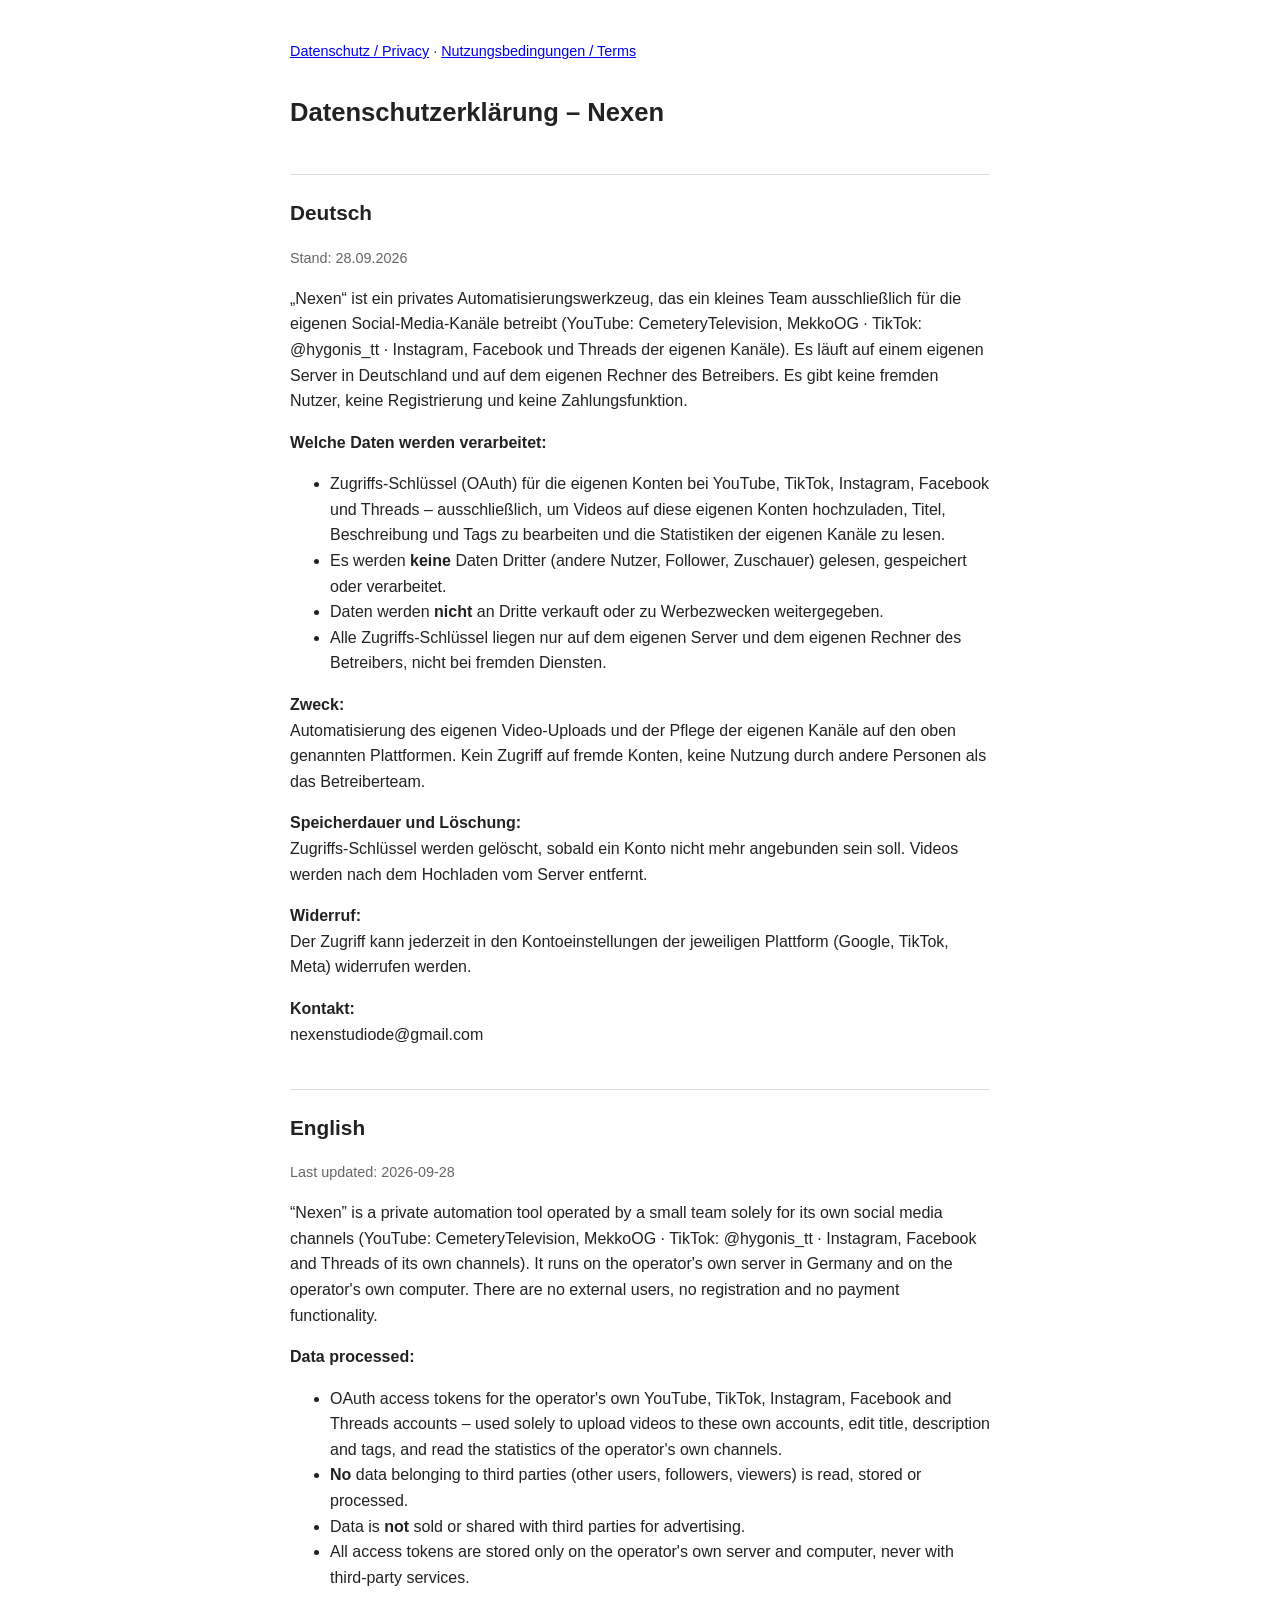
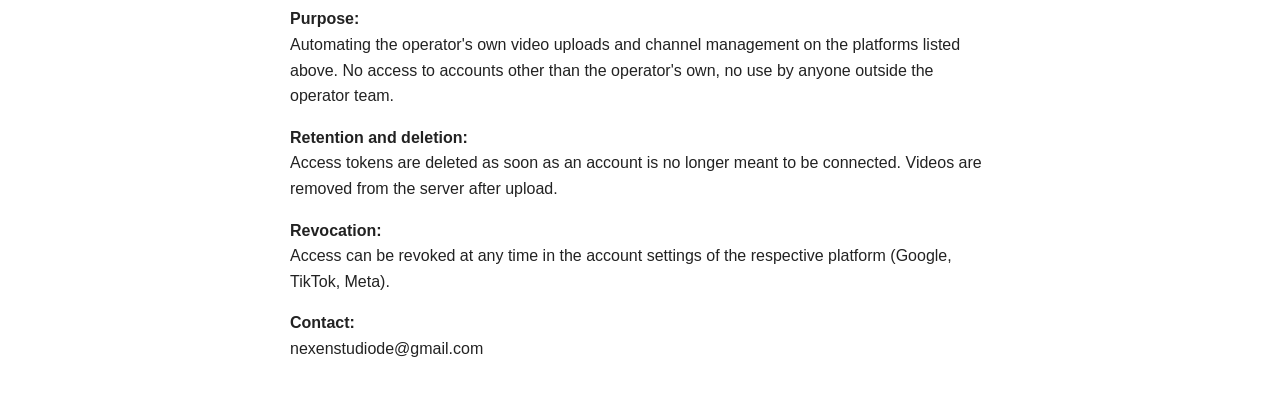
<file: index.html>
<!DOCTYPE html>
<html lang="de">
<head>
<meta charset="UTF-8">
<meta name="viewport" content="width=device-width, initial-scale=1">
<title>Nexen Datenschutz</title>
<link rel="stylesheet" href="style.css">
</head>
<body>
<nav><a href="./">Datenschutz / Privacy</a> · <a href="terms/">Nutzungsbedingungen / Terms</a></nav>
<h1>Datenschutzerklärung – Nexen</h1>

<h2>Deutsch</h2>
<p class="meta">Stand: 28.09.2026</p>
<p>„Nexen“ ist ein privates Automatisierungswerkzeug, das ein kleines Team ausschließlich für die eigenen Social-Media-Kanäle betreibt (YouTube: CemeteryTelevision, MekkoOG · TikTok: @hygonis_tt · Instagram, Facebook und Threads der eigenen Kanäle). Es läuft auf einem eigenen Server in Deutschland und auf dem eigenen Rechner des Betreibers. Es gibt keine fremden Nutzer, keine Registrierung und keine Zahlungsfunktion.</p>

<p><strong>Welche Daten werden verarbeitet:</strong></p>
<ul>
  <li>Zugriffs-Schlüssel (OAuth) für die eigenen Konten bei YouTube, TikTok, Instagram, Facebook und Threads – ausschließlich, um Videos auf diese eigenen Konten hochzuladen, Titel, Beschreibung und Tags zu bearbeiten und die Statistiken der eigenen Kanäle zu lesen.</li>
  <li>Es werden <strong>keine</strong> Daten Dritter (andere Nutzer, Follower, Zuschauer) gelesen, gespeichert oder verarbeitet.</li>
  <li>Daten werden <strong>nicht</strong> an Dritte verkauft oder zu Werbezwecken weitergegeben.</li>
  <li>Alle Zugriffs-Schlüssel liegen nur auf dem eigenen Server und dem eigenen Rechner des Betreibers, nicht bei fremden Diensten.</li>
</ul>

<p><strong>Zweck:</strong><br>
Automatisierung des eigenen Video-Uploads und der Pflege der eigenen Kanäle auf den oben genannten Plattformen. Kein Zugriff auf fremde Konten, keine Nutzung durch andere Personen als das Betreiberteam.</p>

<p><strong>Speicherdauer und Löschung:</strong><br>
Zugriffs-Schlüssel werden gelöscht, sobald ein Konto nicht mehr angebunden sein soll. Videos werden nach dem Hochladen vom Server entfernt.</p>

<p><strong>Widerruf:</strong><br>
Der Zugriff kann jederzeit in den Kontoeinstellungen der jeweiligen Plattform (Google, TikTok, Meta) widerrufen werden.</p>

<p><strong>Kontakt:</strong><br>
nexenstudiode@gmail.com</p>

<h2>English</h2>
<p class="meta">Last updated: 2026-09-28</p>
<p>“Nexen” is a private automation tool operated by a small team solely for its own social media channels (YouTube: CemeteryTelevision, MekkoOG · TikTok: @hygonis_tt · Instagram, Facebook and Threads of its own channels). It runs on the operator's own server in Germany and on the operator's own computer. There are no external users, no registration and no payment functionality.</p>

<p><strong>Data processed:</strong></p>
<ul>
  <li>OAuth access tokens for the operator's own YouTube, TikTok, Instagram, Facebook and Threads accounts – used solely to upload videos to these own accounts, edit title, description and tags, and read the statistics of the operator's own channels.</li>
  <li><strong>No</strong> data belonging to third parties (other users, followers, viewers) is read, stored or processed.</li>
  <li>Data is <strong>not</strong> sold or shared with third parties for advertising.</li>
  <li>All access tokens are stored only on the operator's own server and computer, never with third-party services.</li>
</ul>

<p><strong>Purpose:</strong><br>
Automating the operator's own video uploads and channel management on the platforms listed above. No access to accounts other than the operator's own, no use by anyone outside the operator team.</p>

<p><strong>Retention and deletion:</strong><br>
Access tokens are deleted as soon as an account is no longer meant to be connected. Videos are removed from the server after upload.</p>

<p><strong>Revocation:</strong><br>
Access can be revoked at any time in the account settings of the respective platform (Google, TikTok, Meta).</p>

<p><strong>Contact:</strong><br>
nexenstudiode@gmail.com</p>
</body>
</html>
</file>
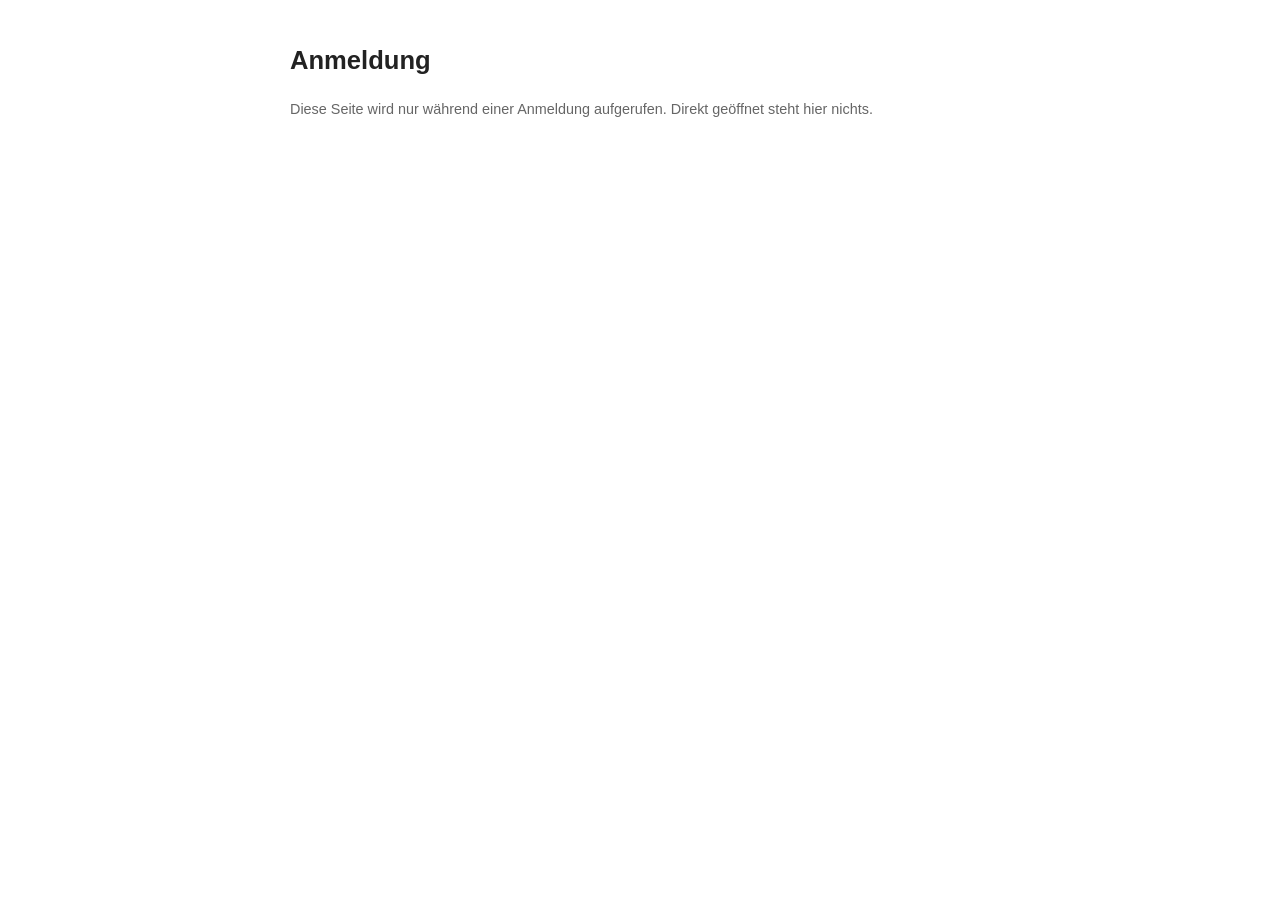
<file: callback/index.html>
<!DOCTYPE html>
<html lang="de">
<head>
<meta charset="UTF-8">
<meta name="viewport" content="width=device-width, initial-scale=1">
<title>Nexen Anmeldung</title>
<link rel="stylesheet" href="../style.css">
</head>
<body>
<h1>Anmeldung</h1>
<div id="out"></div>
<script>
  // Shows the ?code=... from the login redirect. Sends it nowhere – copy it into the terminal.
  var p = new URLSearchParams(location.search);
  var code = p.get("code");
  var err = p.get("error_description") || p.get("error");
  var out = document.getElementById("out");

  if (code) {
    out.innerHTML =
      '<p>Fertig. Diesen Code kopieren und im Terminal einfügen:</p>' +
      '<code id="c"></code>' +
      '<button id="b">Code kopieren</button>' +
      '<p class="hint">Danach kann dieser Tab geschlossen werden. Der Code gilt nur wenige Minuten.</p>';
    document.getElementById("c").textContent = code;
    document.getElementById("b").onclick = function () {
      navigator.clipboard.writeText(code).then(function () {
        document.getElementById("b").textContent = "Kopiert";
      });
    };
  } else if (err) {
    out.innerHTML = '<p class="err">Die Anmeldung wurde abgebrochen:</p><code></code>';
    out.querySelector("code").textContent = err;
  } else {
    out.innerHTML = '<p class="hint">Diese Seite wird nur während einer Anmeldung aufgerufen. ' +
                    'Direkt geöffnet steht hier nichts.</p>';
  }
</script>
</body>
</html>
</file>
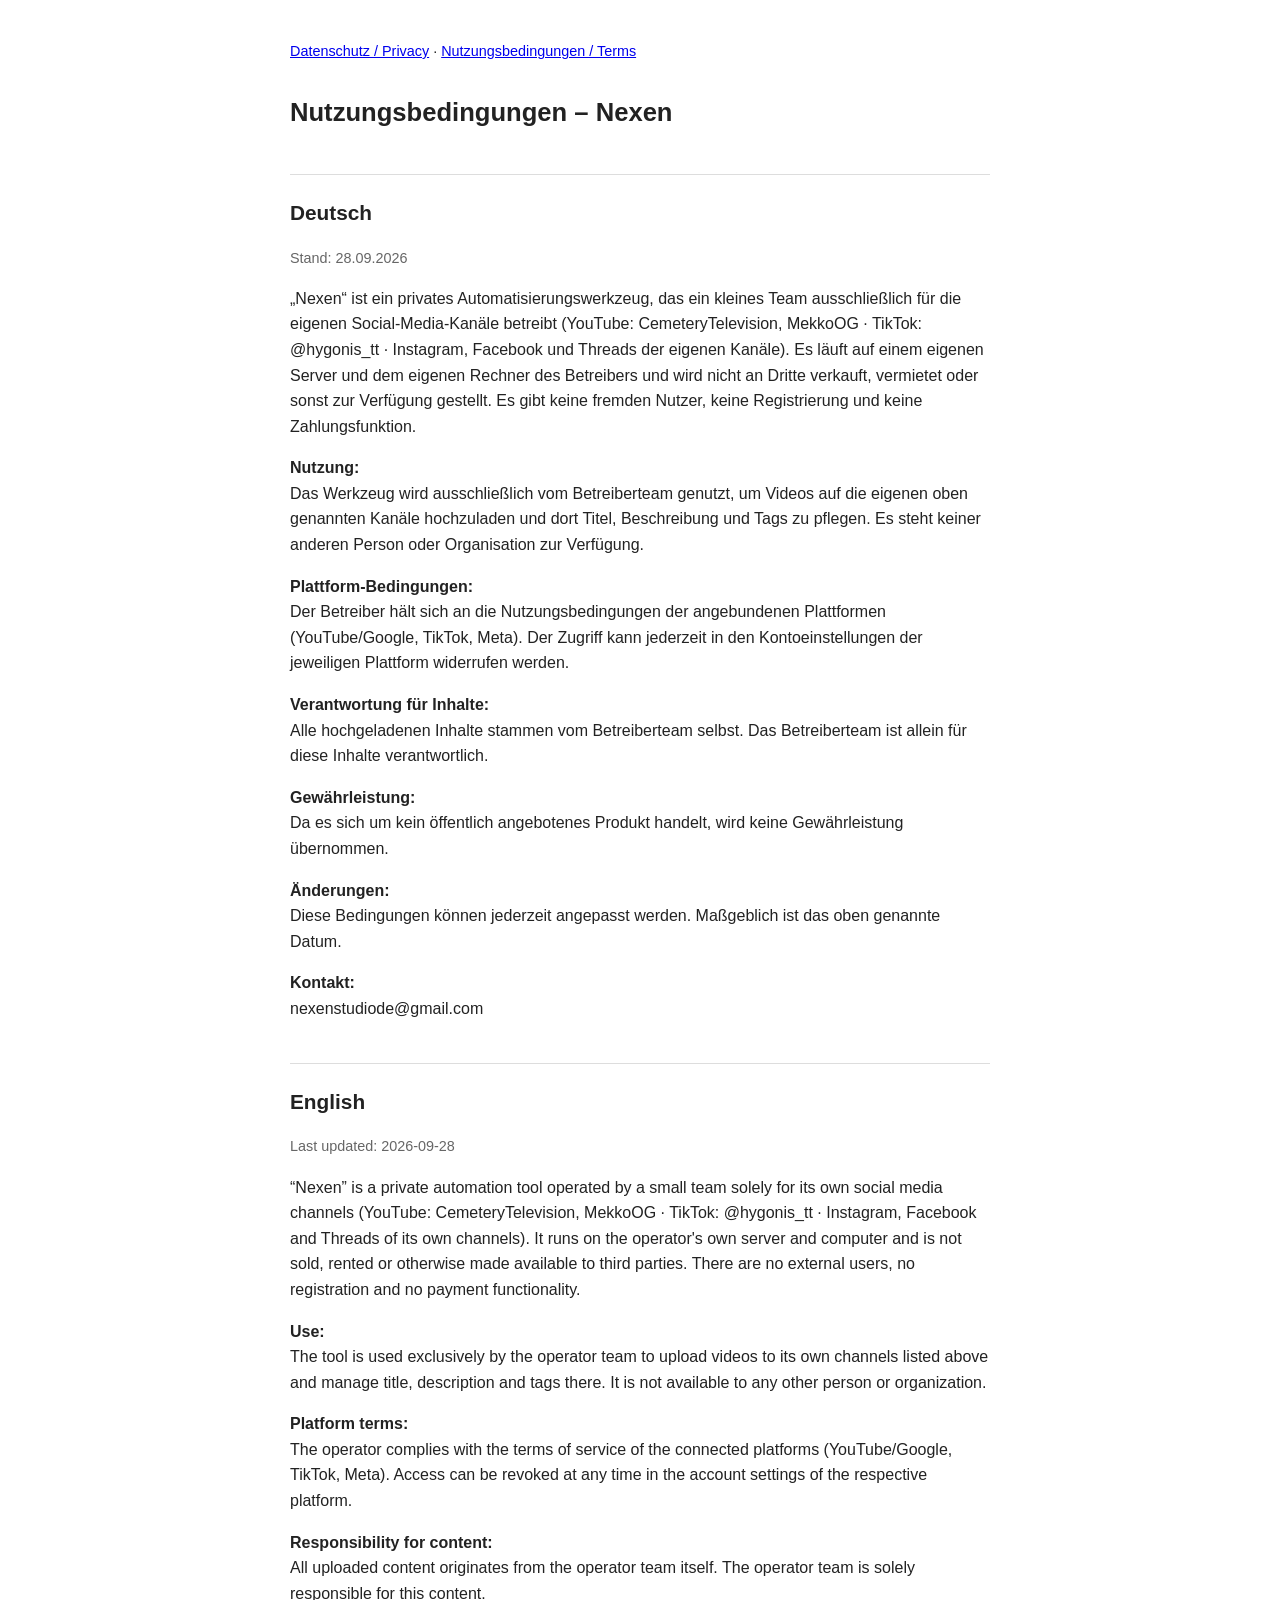
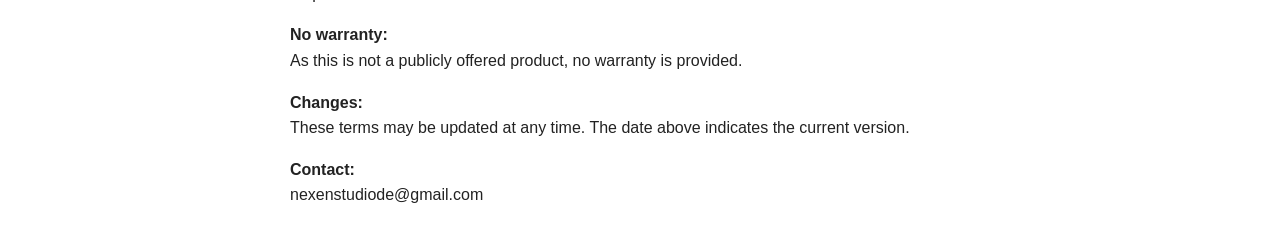
<file: terms/index.html>
<!DOCTYPE html>
<html lang="de">
<head>
<meta charset="UTF-8">
<meta name="viewport" content="width=device-width, initial-scale=1">
<title>Nexen Nutzungsbedingungen</title>
<link rel="stylesheet" href="../style.css">
</head>
<body>
<nav><a href="../">Datenschutz / Privacy</a> · <a href="./">Nutzungsbedingungen / Terms</a></nav>
<h1>Nutzungsbedingungen – Nexen</h1>

<h2>Deutsch</h2>
<p class="meta">Stand: 28.09.2026</p>
<p>„Nexen“ ist ein privates Automatisierungswerkzeug, das ein kleines Team ausschließlich für die eigenen Social-Media-Kanäle betreibt (YouTube: CemeteryTelevision, MekkoOG · TikTok: @hygonis_tt · Instagram, Facebook und Threads der eigenen Kanäle). Es läuft auf einem eigenen Server und dem eigenen Rechner des Betreibers und wird nicht an Dritte verkauft, vermietet oder sonst zur Verfügung gestellt. Es gibt keine fremden Nutzer, keine Registrierung und keine Zahlungsfunktion.</p>

<p><strong>Nutzung:</strong><br>
Das Werkzeug wird ausschließlich vom Betreiberteam genutzt, um Videos auf die eigenen oben genannten Kanäle hochzuladen und dort Titel, Beschreibung und Tags zu pflegen. Es steht keiner anderen Person oder Organisation zur Verfügung.</p>

<p><strong>Plattform-Bedingungen:</strong><br>
Der Betreiber hält sich an die Nutzungsbedingungen der angebundenen Plattformen (YouTube/Google, TikTok, Meta). Der Zugriff kann jederzeit in den Kontoeinstellungen der jeweiligen Plattform widerrufen werden.</p>

<p><strong>Verantwortung für Inhalte:</strong><br>
Alle hochgeladenen Inhalte stammen vom Betreiberteam selbst. Das Betreiberteam ist allein für diese Inhalte verantwortlich.</p>

<p><strong>Gewährleistung:</strong><br>
Da es sich um kein öffentlich angebotenes Produkt handelt, wird keine Gewährleistung übernommen.</p>

<p><strong>Änderungen:</strong><br>
Diese Bedingungen können jederzeit angepasst werden. Maßgeblich ist das oben genannte Datum.</p>

<p><strong>Kontakt:</strong><br>
nexenstudiode@gmail.com</p>

<h2>English</h2>
<p class="meta">Last updated: 2026-09-28</p>
<p>“Nexen” is a private automation tool operated by a small team solely for its own social media channels (YouTube: CemeteryTelevision, MekkoOG · TikTok: @hygonis_tt · Instagram, Facebook and Threads of its own channels). It runs on the operator's own server and computer and is not sold, rented or otherwise made available to third parties. There are no external users, no registration and no payment functionality.</p>

<p><strong>Use:</strong><br>
The tool is used exclusively by the operator team to upload videos to its own channels listed above and manage title, description and tags there. It is not available to any other person or organization.</p>

<p><strong>Platform terms:</strong><br>
The operator complies with the terms of service of the connected platforms (YouTube/Google, TikTok, Meta). Access can be revoked at any time in the account settings of the respective platform.</p>

<p><strong>Responsibility for content:</strong><br>
All uploaded content originates from the operator team itself. The operator team is solely responsible for this content.</p>

<p><strong>No warranty:</strong><br>
As this is not a publicly offered product, no warranty is provided.</p>

<p><strong>Changes:</strong><br>
These terms may be updated at any time. The date above indicates the current version.</p>

<p><strong>Contact:</strong><br>
nexenstudiode@gmail.com</p>
</body>
</html>
</file>
<file: style.css>
body { font-family: -apple-system, BlinkMacSystemFont, "Segoe UI", sans-serif; max-width: 700px; margin: 40px auto; padding: 0 20px; line-height: 1.6; color: #222; background: #fff; }
h1 { font-size: 1.6em; }
h2 { font-size: 1.3em; margin-top: 2em; border-top: 1px solid #ddd; padding-top: 1em; }
.meta, .hint { color: #666; font-size: 0.9em; }
.err { color: #b00020; }
code { display: block; background: #f4f4f6; border: 1px solid #ddd; border-radius: 8px; padding: 16px; margin: 20px 0; font-size: 1.05em; word-break: break-all; }
button { font-size: 1em; padding: 10px 18px; border-radius: 8px; border: 1px solid #bbb; cursor: pointer; }
nav { font-size: 0.9em; margin-bottom: 2em; }
</file>
